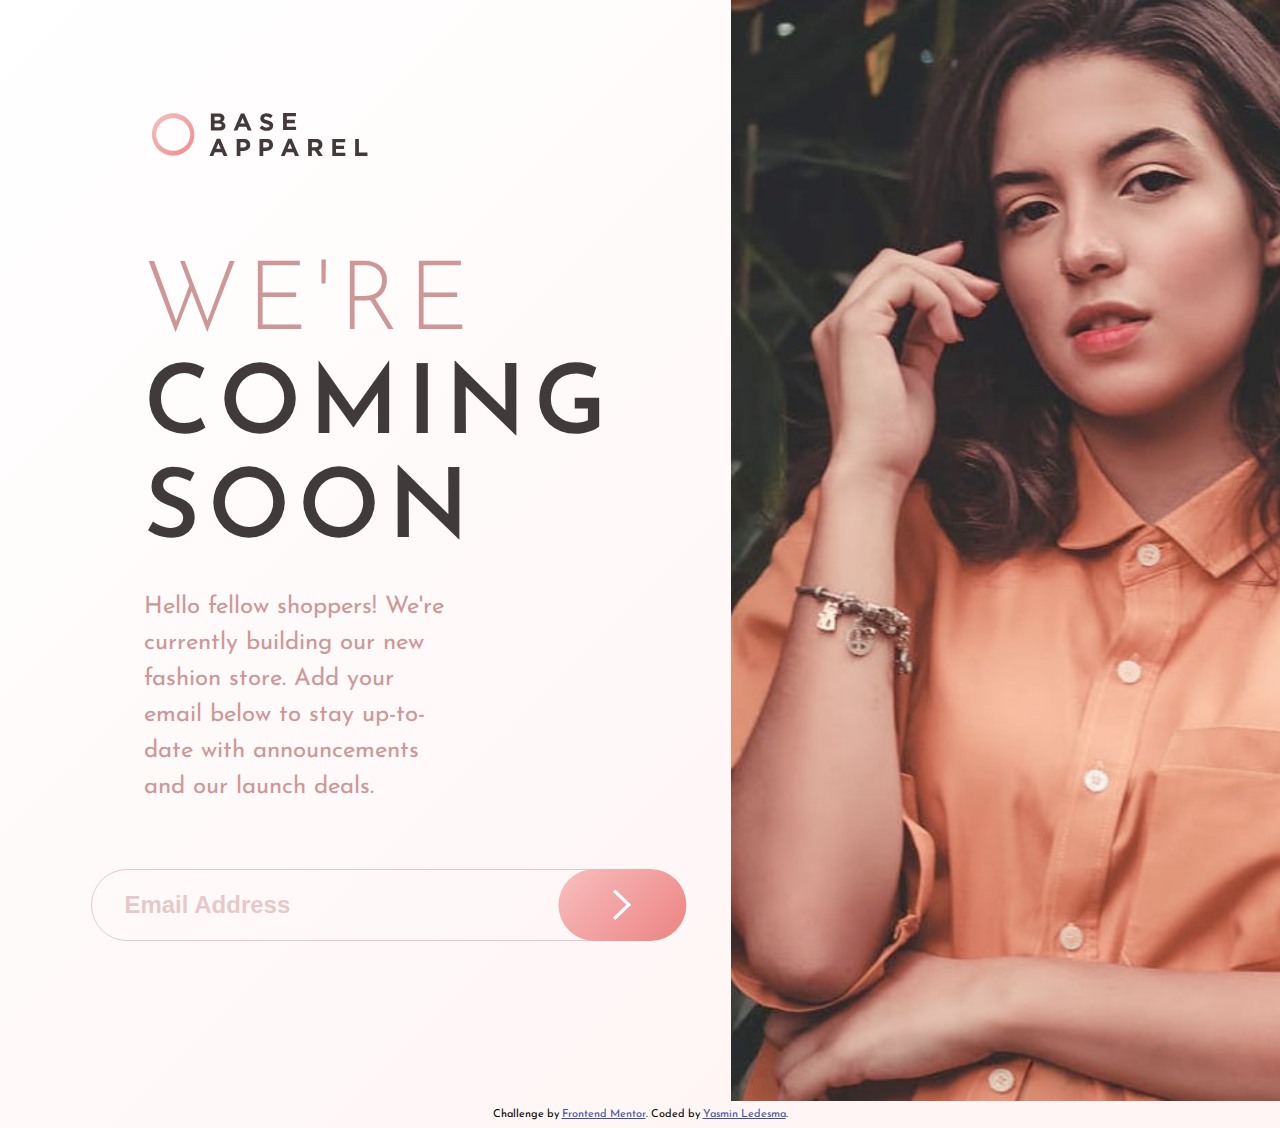
<file: index.html>
<html lang="en">
<head>
    <meta charset="UTF-8">
    <meta http-equiv="X-UA-Compatible" content="IE=edge">
    <meta name="viewport" content="width=device-width, initial-scale=1.0">
    <title>Base Apparel Coming Soon Page | Frontend Mentor</title>
    <link rel="stylesheet" href="./styles/styles.css">
    <script src="./script/script.js" defer></script>
</head>
<body>
    <main class="grid-container main">
        <div class="logo">
            <img src="./images/logo.svg" alt="" class="logo__img">
        </div>
        
        <div class="hero">
        
        </div>
        
        <div class="content">
            <h1 class="title"><span class="title__span">We're</span> coming soon</h1>
        
            <p class="para">
              Hello fellow shoppers! We're currently building our new fashion store. 
              Add your email below to stay up-to-date with announcements and our launch deals.
            </p>
        
            <form action="./submited.html" class="form" method="GET">
              <input type="email" name="email" id="email" placeholder="Email Address" class="form__email">
              <img src="./images/icon-error.svg" alt="" class="form__error">
              <button type="submit" class="form__btn"><img src="./images/icon-arrow.svg" alt="" class="form__btn__img"></button>
            </form>
        </div>
    </main>

    <footer class="footer">
        <p class="attribution footer__p">
          Challenge by <a href="https://www.frontendmentor.io?ref=challenge" target="blank_">Frontend Mentor</a>. 
          Coded by <a href="https://github.com/HiddenOgre28" target="blank_">Yasmin Ledesma</a>.
        </p>
    </footer>
</body>
</html>
</file>
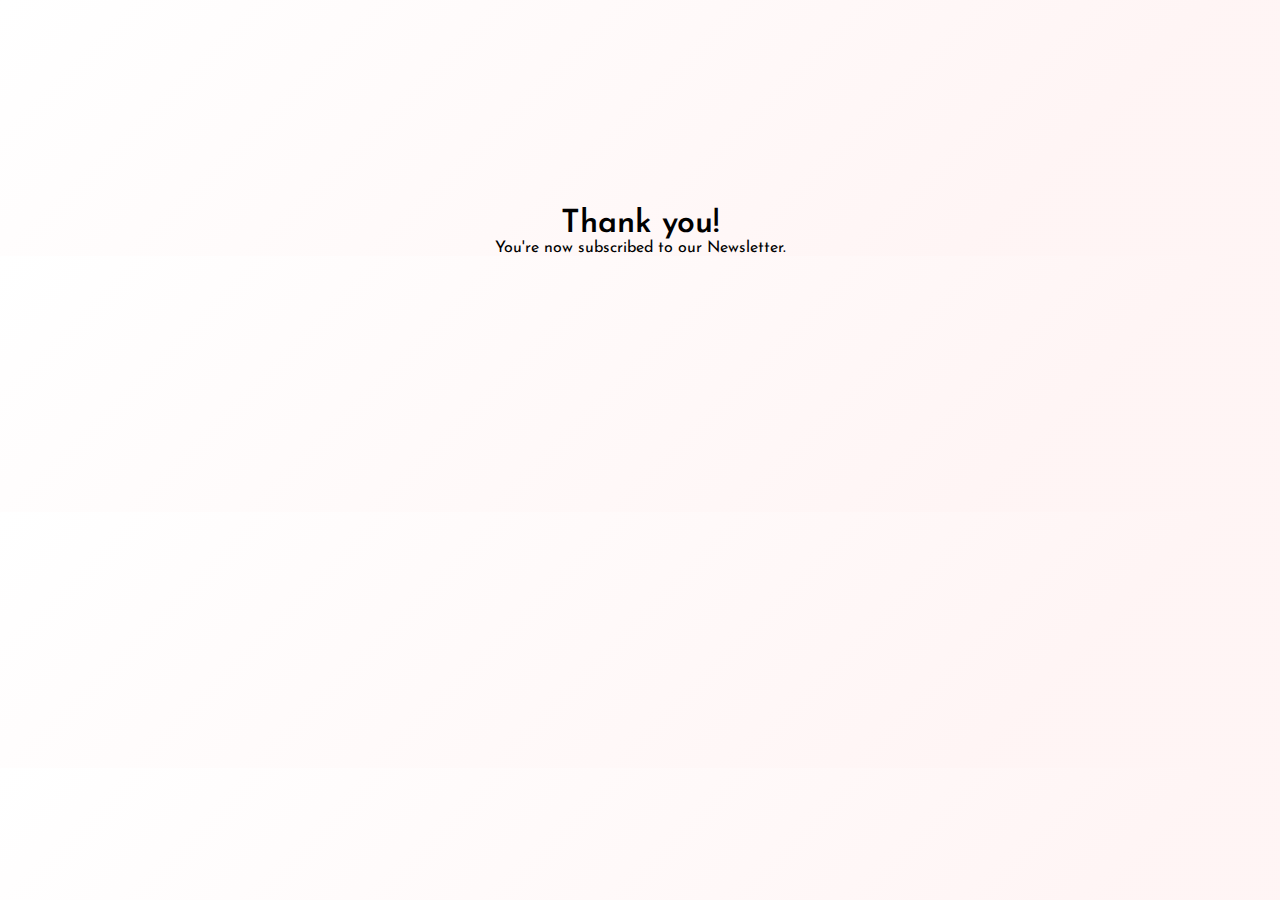
<file: submited.html>
<!DOCTYPE html>
<html lang="en">
<head>
    <meta charset="UTF-8">
    <meta http-equiv="X-UA-Compatible" content="IE=edge">
    <meta name="viewport" content="width=device-width, initial-scale=1.0">
    <title>Thank you!</title>
    <link rel="stylesheet" href="./styles/styles.css">
</head>
<body>
    <main class="message">
        <h1 class="message__title">Thank you!</h1>
        <p class="message__para">You're now subscribed to our Newsletter.</p>
    </main>
</body>
</html>
</file>
<file: styles/styles.css>
/* Partials */
@import url("https://fonts.googleapis.com/css2?family=Josefin+Sans:wght@300;400;600&display=swap");
/* Variables */
/* Color palette and fonts */
:root {
  --primary-color-1: hsl(0, 36%, 70%);
  --primary-color-2: hsl(0, 93%, 68%);
  --neutral-color-1: hsl(0, 6%, 24%);
  --neutral-color-2: hsl(0, 0%, 100%);
  --gradient-a1: hsl(0, 0%, 100%);
  --gradient-a2: hsl(0, 100%, 98%);
  --gradient-b1: hsl(0, 80%, 86%);
  --gradient-b2: hsl(0, 74%, 74%);
  --font-weight-light: 300;
  --font-weigth-normal: 400;
  --font-weigth-bold: 600;
  --border-color: rgb(206, 151, 151, .5);
  --link-color: hsl(228, 45%, 44%);
  --error-input-color: rgb(233, 0, 0);
  --error-msg-color: rgb(240, 50, 50);
  --primary-font: 'Josefin Sans', sans-serif;
  --atributtion-font-size: 0.6875rem;
  font-size: 16px;
}

/* Mobile 375px */
/* Base */
*,
*::before,
*::after {
  margin: 0;
  padding: 0;
  -webkit-box-sizing: border-box;
          box-sizing: border-box;
}

body {
  font-family: var(--primary-font);
  background: linear-gradient(135deg, var(--gradient-a1) 0%, var(--gradient-a2) 80%);
}

.attribution {
  font-size: var(--atributtion-font-size);
  text-align: center;
}

.attribution a {
  color: var(--link-color);
}

button:hover {
  cursor: pointer;
}

/* Layout */
.grid-container {
  display: -ms-grid;
  display: grid;
  grid-auto-columns: 1fr;
      grid-template-areas: "logo" "hero" "content";
  text-align: center;
  color: var(--primary-color-1);
}

.logo {
  -ms-grid-row: 1;
  -ms-grid-column: 1;
  grid-area: logo;
}

.hero {
  background-image: url("../images/hero-mobile.jpg");
  background-size: cover;
  background-repeat: no-repeat;
  min-height: 250px;
  -ms-grid-row: 2;
  -ms-grid-column: 1;
  grid-area: hero;
}

.content {
  -ms-grid-row: 3;
  -ms-grid-column: 1;
  grid-area: content;
}

.footer {
  margin-top: 5rem;
  padding-bottom: .5rem;
}

/* Moules */
.logo {
  text-align: left;
}

.logo__img {
  display: block;
  width: 45%;
  padding-top: 2rem;
  padding-bottom: 2rem;
  padding-left: 2.5rem;
}

.title {
  padding-top: 4rem;
  padding-bottom: 1.5rem;
  font-size: 2.5rem;
  text-transform: uppercase;
  font-weight: var(--font-weigth-bold);
  line-height: 2.5rem;
  letter-spacing: .5rem;
  color: var(--neutral-color-1);
}

.title__span {
  font-weight: var(--font-weight-light);
  color: var(--primary-color-1);
}

.para {
  line-height: 1.5;
  padding-left: 2.7rem;
  padding-right: 2.7rem;
  margin-bottom: 2rem;
}

.form {
  display: -webkit-box;
  display: -ms-flexbox;
  display: flex;
  -webkit-box-orient: horizontal;
  -webkit-box-direction: normal;
      -ms-flex-direction: row;
          flex-direction: row;
  -webkit-box-align: center;
      -ms-flex-align: center;
          align-items: center;
  -webkit-box-pack: center;
      -ms-flex-pack: center;
          justify-content: center;
}

.form__email {
  min-height: 3rem;
  width: 18rem;
  border: 0.1rem solid var(--border-color);
  border-radius: 10rem;
  color: var(--border-color);
  font-weight: var(--font-weigth-bold);
  -webkit-transform: translateX(2.6rem);
          transform: translateX(2.6rem);
}

.form__email::-webkit-input-placeholder {
  color: var(--border-color);
  font-weight: var(--font-weigth-bold);
}

.form__email:-ms-input-placeholder {
  color: var(--border-color);
  font-weight: var(--font-weigth-bold);
}

.form__email::-ms-input-placeholder {
  color: var(--border-color);
  font-weight: var(--font-weigth-bold);
}

.form__email::placeholder {
  color: var(--border-color);
  font-weight: var(--font-weigth-bold);
}

.form__btn {
  border: none;
  background: linear-gradient(135deg, var(--gradient-b1) 0%, var(--gradient-b2) 85%);
  width: 18%;
  height: 3rem;
  border-radius: 15rem;
  -webkit-transform: translateX(-1.6rem);
          transform: translateX(-1.6rem);
}

.form__btn:hover {
  background: var(--gradient-b1);
}

.form__error {
  visibility: hidden;
  -webkit-transform: translateX(-2rem);
          transform: translateX(-2rem);
}

.form__message {
  font-size: .8rem;
  font-weight: var(--font-weigth-bold);
  color: var(--error-msg-color);
  margin-top: .5rem;
  margin-left: -3rem;
}

input[type=email] {
  padding-left: 2rem;
  color: var(--border-color);
  font-weight: var(--font-weigth-bold);
  background-color: inherit;
}

.message {
  display: -webkit-box;
  display: -ms-flexbox;
  display: flex;
  -webkit-box-orient: vertical;
  -webkit-box-direction: normal;
      -ms-flex-direction: column;
          flex-direction: column;
  -webkit-box-align: center;
      -ms-flex-align: center;
          align-items: center;
  -webkit-box-pack: center;
      -ms-flex-pack: center;
          justify-content: center;
  margin-top: 13rem;
}

.message__title {
  font-weight: var(--font-weigth-bold);
}

/* Mobile 425px */
@media screen and (min-width: 425px) {
  .title {
    padding-left: 3rem;
    padding-right: 3rem;
  }
}

/* Tablet 768px */
@media screen and (min-width: 768px) {
  .title {
    font-size: 5rem;
    line-height: 5rem;
  }
  .para {
    padding-left: 10rem;
    padding-right: 10rem;
    font-size: 1.2rem;
  }
  .form__btn {
    width: 5rem;
  }
}

/* Desktop 1024px */
@media screen and (min-width: 1024px) {
  .grid-container {
        grid-template-areas: "logo logo logo logo hero hero hero" "content content content content hero hero hero" "content content content content hero hero hero";
  }
  .hero {
    background-image: url("../images/hero-desktop.jpg");
    max-width: 610px;
    min-height: 800px;
    height: 100vh;
  }
}

/* Desktop 1040px */
@media screen and (min-width: 1040px) {
  .logo__img {
    width: 35%;
    margin-top: 5rem;
    margin-left: 7rem;
  }
  .hero {
    min-height: 100%;
  }
  .title {
    padding-left: 9rem;
    font-size: 6rem;
    line-height: 6.5rem;
    text-align: left;
  }
  .para {
    font-size: 1.5rem;
    text-align: left;
    padding-left: 9rem;
    margin-right: 7rem;
    margin-bottom: 4rem;
  }
  .form__email {
    margin-bottom: 10rem;
    width: 35rem;
    height: 4.5rem;
    font-size: 1.5rem;
    -webkit-transform: translateX(5.5rem);
            transform: translateX(5.5rem);
  }
  .form__btn {
    width: 8rem;
    height: 4.5rem;
    -webkit-transform: translateY(-5rem) translateX(-2.6rem);
            transform: translateY(-5rem) translateX(-2.6rem);
  }
  .form__btn__img {
    width: 15%;
  }
  .form__error {
    -webkit-transform: translateX(-3.2rem) translateY(-5rem);
            transform: translateX(-3.2rem) translateY(-5rem);
    width: 5%;
  }
  .form__message {
    font-size: 1.3rem;
    -webkit-transform: translateX(-3.2rem) translateY(-9rem);
            transform: translateX(-3.2rem) translateY(-9rem);
  }
  .footer {
    margin-top: .5rem;
    padding-bottom: .5rem;
  }
}
/*# sourceMappingURL=styles.css.map */
</file>
